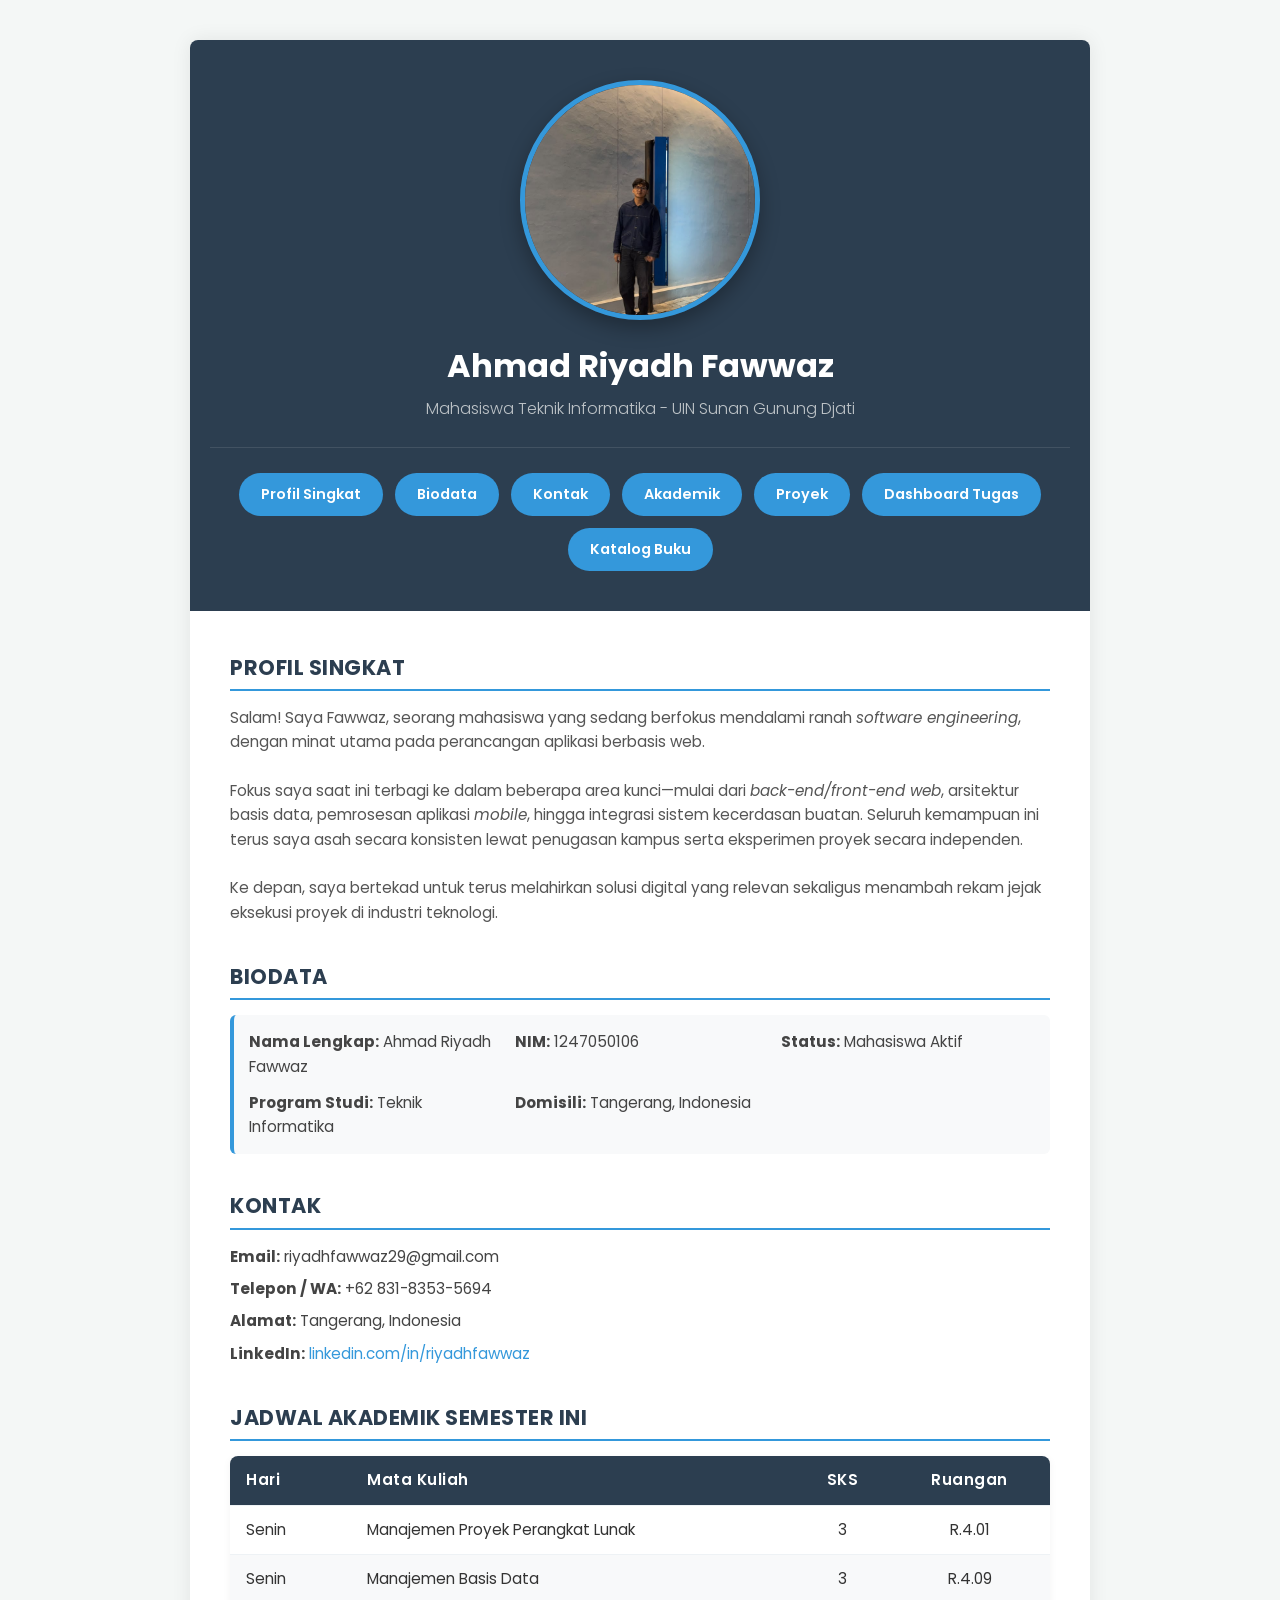
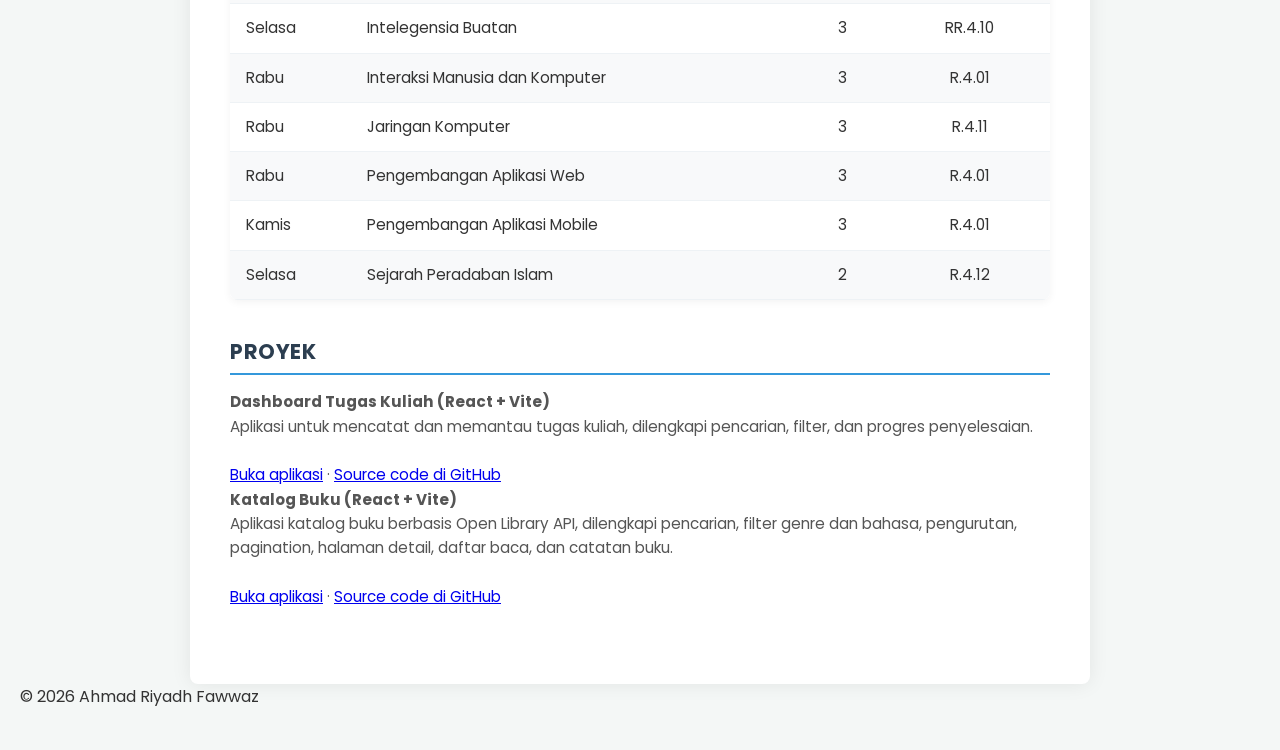
<file: index.html>
<!DOCTYPE html>
<html lang="id">
<head>
    <meta charset="UTF-8">
    <meta name="viewport" content="width=device-width, initial-scale=1.0">
    <title>Curriculum Vitae - Ahmad Riyadh Fawwaz</title>
    <link rel="stylesheet" href="style.css">
    <link href="https://fonts.googleapis.com/css2?family=Poppins:wght@300;400;600;700&display=swap" rel="stylesheet">
</head>
<body>

    <div class="cv-container">
        <header class="header">
            <div class="profile-img">
                <img src="img/img.jpeg" alt="Foto Profil">
            </div>
            <h1 class="name">Ahmad Riyadh Fawwaz</h1>
            <p class="tagline">Mahasiswa Teknik Informatika - UIN Sunan Gunung Djati</p>
            
            <nav class="nav-buttons">
                <a href="#profil" class="btn">Profil Singkat</a>
                <a href="#biodata" class="btn">Biodata</a>
                <a href="#kontak" class="btn">Kontak</a>
                <a href="#akademik" class="btn">Akademik</a>
                <a href="#proyek" class="btn">Proyek</a>
                <a href="/dashboard-tugas/" class="btn">Dashboard Tugas</a>
                <a href="/katalog-buku/" class="btn">Katalog Buku</a>
            </nav>
        </header>

        <main class="main-content">
            
            <section id="profil" class="section">
                <h2 class="section-title">Profil Singkat</h2>
                <p class="description">
                    Salam! Saya Fawwaz, seorang mahasiswa yang sedang berfokus mendalami ranah <i>software engineering</i>, dengan minat utama pada perancangan aplikasi berbasis web.
                    <br><br>
                    Fokus saya saat ini terbagi ke dalam beberapa area kunci—mulai dari <i>back-end/front-end web</i>, arsitektur basis data, pemrosesan aplikasi <i>mobile</i>, hingga integrasi sistem kecerdasan buatan. Seluruh kemampuan ini terus saya asah secara konsisten lewat penugasan kampus serta eksperimen proyek secara independen.
                    <br><br>
                    Ke depan, saya bertekad untuk terus melahirkan solusi digital yang relevan sekaligus menambah rekam jejak eksekusi proyek di industri teknologi.
                </p>
            </section>

            <section id="biodata" class="section">
                <h2 class="section-title">Biodata</h2>
                <div class="biodata-grid">
                    <div class="bio-item"><strong>Nama Lengkap:</strong> Ahmad Riyadh Fawwaz</div>
                    <div class="bio-item"><strong>NIM:</strong> 1247050106</div>
                    <div class="bio-item"><strong>Status:</strong> Mahasiswa Aktif</div>
                    <div class="bio-item"><strong>Program Studi:</strong> Teknik Informatika</div>
                    <div class="bio-item"><strong>Domisili:</strong> Tangerang, Indonesia</div>
                </div>
            </section>

            <section id="kontak" class="section">
                <h2 class="section-title">Kontak</h2>
                <div class="contact-list">
                    <p><strong>Email:</strong> riyadhfawwaz29@gmail.com</p>
                    <p><strong>Telepon / WA:</strong> +62 831-8353-5694</p>
                    <p><strong>Alamat:</strong> Tangerang, Indonesia</p>
                    <p><strong>LinkedIn:</strong> <a href="https://linkedin.com" target="_blank">linkedin.com/in/riyadhfawwaz</a></p>
                </div>
            </section>

            <section id="akademik" class="section">
                <h2 class="section-title">Jadwal Akademik Semester Ini</h2>
                <div class="table-responsive">
                    <table class="academic-table">
                        <thead>
                            <tr>
                                <th>Hari</th>
                                <th>Mata Kuliah</th>
                                <th>SKS</th>
                                <th>Ruangan</th>
                            </tr>
                        </thead>
                        <tbody>
                            <tr>
                                <td>Senin</td>
                                <td>Manajemen Proyek Perangkat Lunak</td>
                                <td>3</td>
                                <td>R.4.01</td>
                            </tr>
                            <tr>
                                <td>Senin</td>
                                <td>Manajemen Basis Data</td>
                                <td>3</td>
                                <td>R.4.09</td>
                            </tr>
                            <tr>
                                <td>Selasa</td>
                                <td>Intelegensia Buatan</td>
                                <td>3</td>
                                <td>RR.4.10</td>
                            </tr>
                            <tr>
                                <td>Rabu</td>
                                <td>Interaksi Manusia dan Komputer</td>
                                <td>3</td>
                                <td>R.4.01</td>
                            </tr>
                            <tr>
                                <td>Rabu</td>
                                <td>Jaringan Komputer</td>
                                <td>3</td>
                                <td>R.4.11</td>
                            </tr>
                            <tr>
                                <td>Rabu</td>
                                <td>Pengembangan Aplikasi Web</td>
                                <td>3</td>
                                <td>R.4.01</td>
                            </tr>
                            <tr>
                                <td>Kamis</td>
                                <td>Pengembangan Aplikasi Mobile</td>
                                <td>3</td>
                                <td>R.4.01</td>
                            </tr>
                            <tr>
                                <td>Selasa</td>
                                <td>Sejarah Peradaban Islam</td>
                                <td>2</td>
                                <td>R.4.12</td>
                            </tr>
                        </tbody>
                    </table>
                </div>
            </section>

            <section id="proyek" class="section">
                <h2 class="section-title">Proyek</h2>
                <p class="description">
                    <strong>Dashboard Tugas Kuliah (React + Vite)</strong><br>
                    Aplikasi untuk mencatat dan memantau tugas kuliah, dilengkapi pencarian, filter, dan progres penyelesaian.
                    <br><br>
                    <a href="/dashboard-tugas/">Buka aplikasi</a> ·
                    <a href="https://github.com/pawaschan/Dashboard-Tugas" target="_blank">Source code di GitHub</a>
                </p>
                <p class="description">
                    <strong>Katalog Buku (React + Vite)</strong><br>
                    Aplikasi katalog buku berbasis Open Library API, dilengkapi pencarian, filter genre dan bahasa, pengurutan, pagination, halaman detail, daftar baca, dan catatan buku.
                    <br><br>
                    <a href="/katalog-buku/">Buka aplikasi</a> ·
                    <a href="https://github.com/pawaschan/katalog-buku" target="_blank">Source code di GitHub</a>
                </p>
            </section>

        </main>
    </div>
    <footer>
        <p>&copy; 2026 Ahmad Riyadh Fawwaz</p>
    </footer>

</body>
</html>
</file>
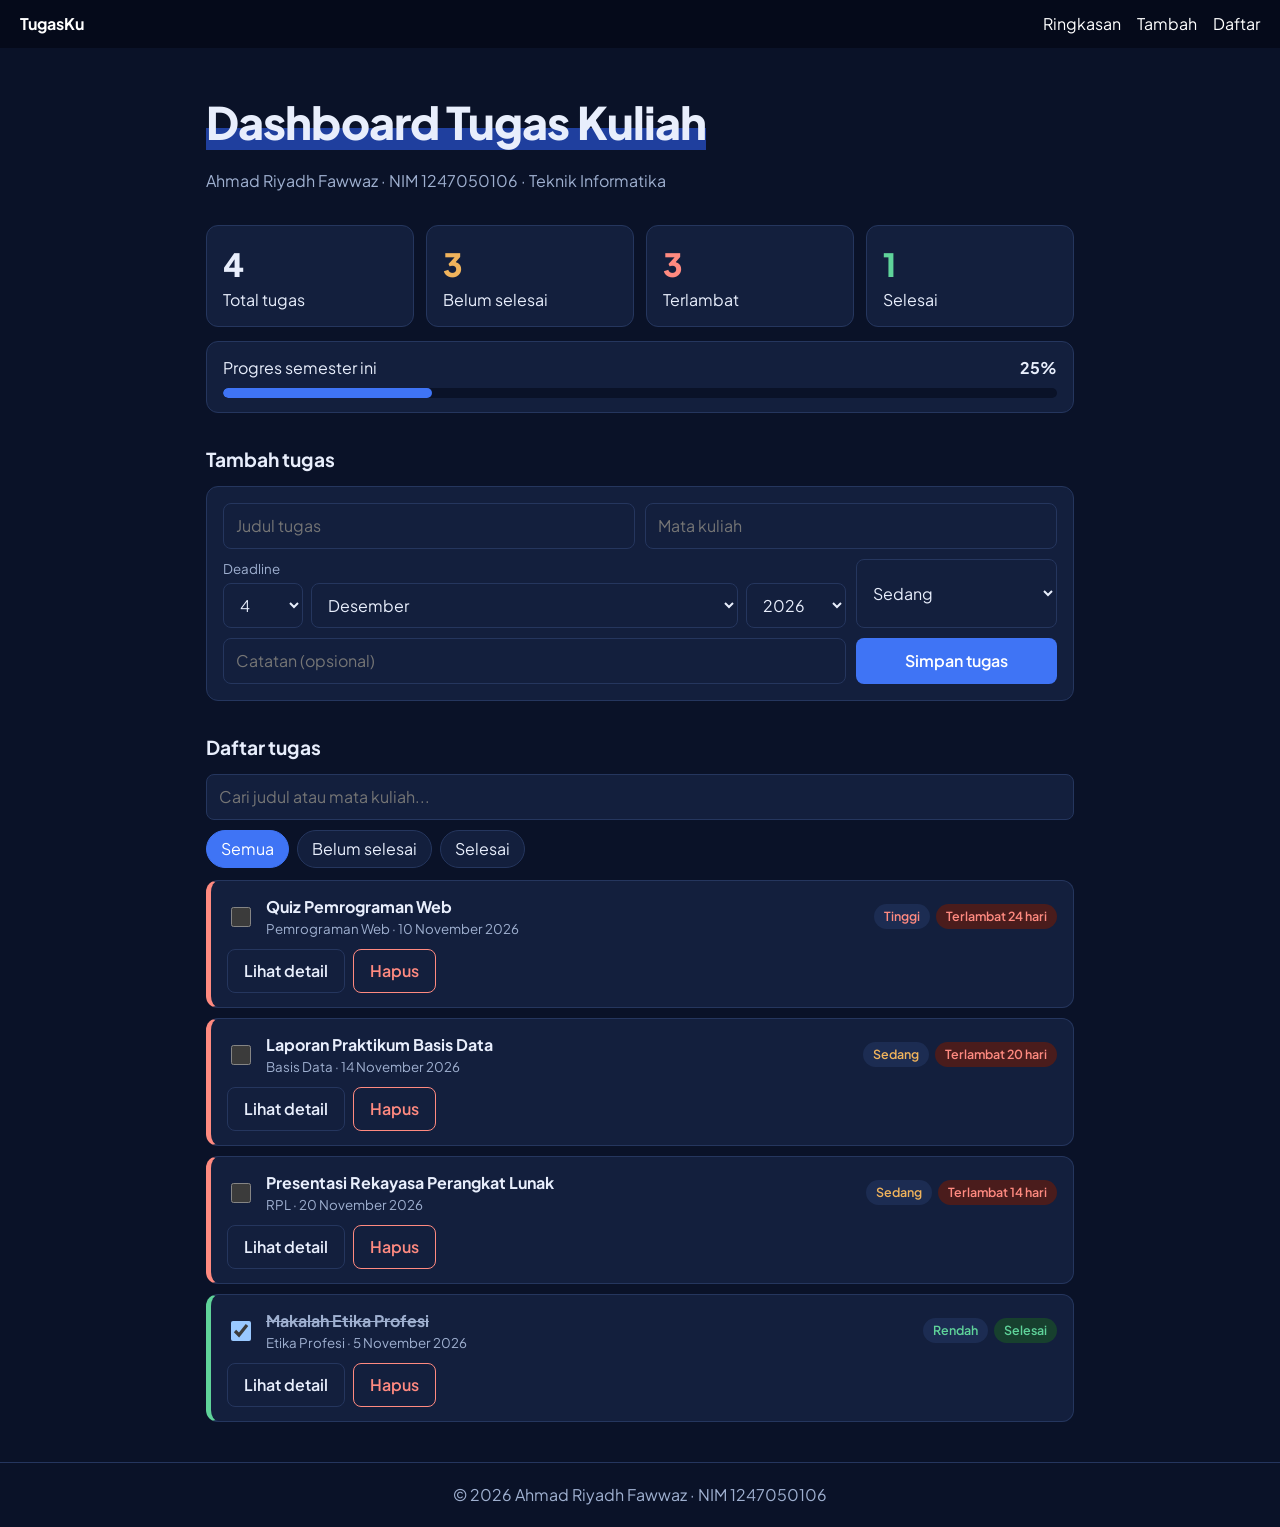
<file: dashboard-tugas/index.html>
<!doctype html>
<html lang="id">
  <head>
    <meta charset="UTF-8" />
    <meta name="viewport" content="width=device-width, initial-scale=1.0" />
    <title>Dashboard Tugas Kuliah</title>
    <link rel="preconnect" href="https://fonts.googleapis.com" />
    <link href="https://fonts.googleapis.com/css2?family=Plus+Jakarta+Sans:wght@400;600;800&display=swap" rel="stylesheet" />
    <script type="module" crossorigin src="/dashboard-tugas/assets/index-BNXVZjSY.js"></script>
    <link rel="stylesheet" crossorigin href="/dashboard-tugas/assets/index-BQTz0MkJ.css">
  </head>
  <body>
    <div id="root"></div>
  </body>
</html>
</file>
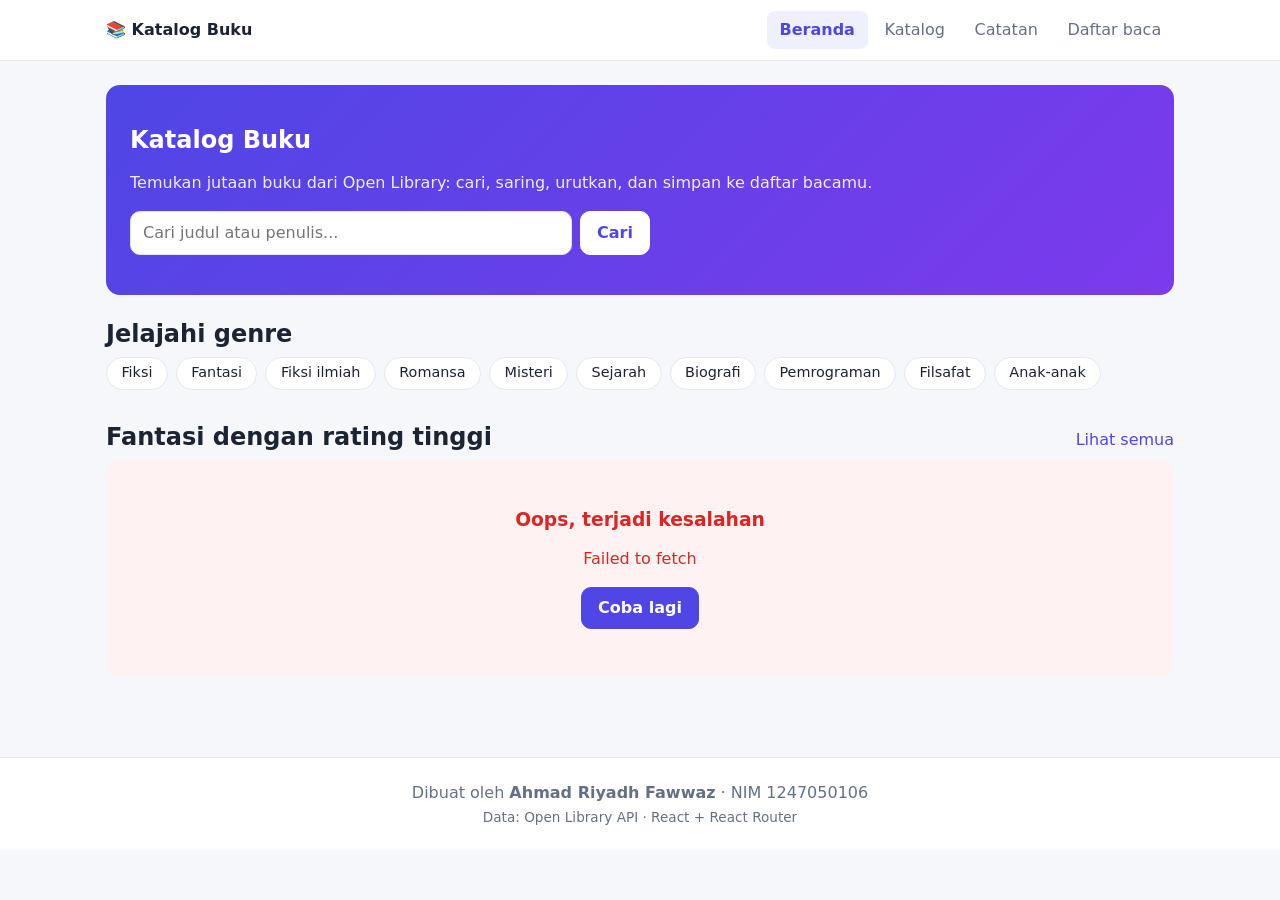
<file: katalog-buku/index.html>
<!doctype html>
<html lang="id">
  <head>
    <meta charset="UTF-8" />
    <meta name="viewport" content="width=device-width, initial-scale=1.0" />
    <title>Katalog Buku | Ahmad Riyadh Fawwaz</title>
    <script type="module" crossorigin src="./assets/index-DXUkLYbu.js"></script>
    <link rel="stylesheet" crossorigin href="./assets/index-DHW4Z1Tx.css">
  </head>
  <body>
    <div id="root"></div>
  </body>
</html>
</file>
<file: style.css>
* {
    margin: 0;
    padding: 0;
    box-sizing: border-box;
}

html {
    scroll-behavior: smooth;
}

body {
    font-family: 'Poppins', sans-serif;
    background-color: #f4f7f6;
    color: #333;
    line-height: 1.6;
    padding: 40px 20px;
}

.cv-container {
    max-width: 900px;
    margin: 0 auto;
    background-color: #ffffff;
    box-shadow: 0 0 20px rgba(0, 0, 0, 0.08);
    border-radius: 8px;
    overflow: hidden;
    display: flex;
    flex-direction: column;
}

.header {
    background-color: #2c3e50;
    color: #ffffff;
    padding: 40px 20px;
    text-align: center;
}

.profile-img {
    display: flex;
    justify-content: center;
    margin-bottom: 20px;
}

.profile-img img {
    width: 240px;
    height: 240px;
    border-radius: 50%;
    object-fit: cover;
    border: 5px solid #3498db;
    box-shadow: 0 8px 20px rgba(0, 0, 0, 0.3);
}

.name {
    font-size: 2rem;
    font-weight: 700;
    margin-bottom: 5px;
}

.tagline {
    font-size: 1rem;
    color: #bdc3c7;
    margin-bottom: 25px;
    font-weight: 300;
}

.nav-buttons {
    display: flex;
    flex-wrap: wrap;
    justify-content: center;
    gap: 12px;
    border-top: 1px solid rgba(255, 255, 255, 0.1);
    padding-top: 25px;
}

.btn {
    display: inline-block;
    padding: 10px 22px;
    background-color: #3498db;
    color: #ffffff;
    text-decoration: none;
    font-size: 0.9rem;
    font-weight: 600;
    border-radius: 25px;
    transition: background-color 0.3s ease, transform 0.2s ease;
}

.btn:hover {
    background-color: #2980b9;
    transform: translateY(-2px);
}

.main-content {
    padding: 40px;
}

.section {
    margin-bottom: 35px;
    scroll-margin-top: 20px;
}

.section-title {
    font-size: 1.3rem;
    color: #2c3e50;
    border-bottom: 2px solid #3498db;
    padding-bottom: 5px;
    margin-bottom: 15px;
    text-transform: uppercase;
    letter-spacing: 0.5px;
}

.description {
    color: #555;
    font-size: 0.95rem;
}

.biodata-grid {
    display: grid;
    grid-template-columns: repeat(auto-fit, minmax(250px, 1fr));
    gap: 12px;
    background-color: #f8f9fa;
    padding: 15px;
    border-radius: 6px;
    border-left: 4px solid #3498db;
}

.bio-item {
    font-size: 0.95rem;
    color: #444;
}

.contact-list p {
    font-size: 0.95rem;
    margin-bottom: 8px;
    color: #444;
}

.contact-list a {
    color: #3498db;
    text-decoration: none;
}

.contact-list a:hover {
    text-decoration: underline;
}

.table-responsive {
    overflow-x: auto;
    border-radius: 8px;
    box-shadow: 0 2px 8px rgba(0, 0, 0, 0.05);
}

.academic-table {
    width: 100%;
    border-collapse: collapse;
    background-color: #ffffff;
    text-align: left;
    font-size: 0.95rem;
}

.academic-table thead {
    background-color: #2c3e50;
    color: #ffffff;
}

.academic-table th, 
.academic-table td {
    padding: 12px 16px;
    border-bottom: 1px solid #eef2f5;
}

.academic-table th {
    font-weight: 600;
    letter-spacing: 0.5px;
}

.academic-table tbody tr:nth-child(even) {
    background-color: #f8f9fa;
}

.academic-table tbody tr:hover {
    background-color: #eef7fc;
}

.academic-table td:nth-child(3),
.academic-table td:nth-child(4) {
    text-align: center;
}

.academic-table th:nth-child(3),
.academic-table th:nth-child(4) {
    text-align: center;
}

@media (max-width: 600px) {
    body {
        padding: 10px;
    }
    
    .header, .main-content {
        padding: 20px;
    }

    .profile-img img {
        width: 180px;
        height: 180px;
    }

    .nav-buttons {
        flex-direction: column;
    }

    .btn {
        width: 100%;
        text-align: center;
    }

    .academic-table th, 
    .academic-table td {
        padding: 10px 8px;
        font-size: 0.85rem;
    }
}
</file>
<file: dashboard-tugas/assets/index-BQTz0MkJ.css>
:root{--ink:#e8eefc;--muted:#9fb0d0;--bg:#0a1228;--card:#131f3d;--line:#25365e;--blue:#3f74f5;--ok:#5fd39a;--warn:#f0b35c;--danger:#ff8a80;--hl:#ffe27a;color-scheme:dark}*{box-sizing:border-box}body{margin:0;font-family:Plus Jakarta Sans,system-ui,sans-serif;background:var(--bg);color:var(--ink);line-height:1.5}main{max-width:900px;margin:0 auto;padding:0 16px 40px}h1{font-size:clamp(1.8rem,5vw,2.8rem);font-weight:800;margin:0 0 6px;letter-spacing:-.02em}h2{font-size:1.2rem;margin:32px 0 12px}.navbar{position:sticky;top:0;z-index:5;display:flex;justify-content:space-between;align-items:center;gap:12px;padding:12px 20px;background:#050a1a;color:#fff}.navbar ul{display:flex;gap:16px;list-style:none;margin:0;padding:0}.navbar a{color:#fff;text-decoration:none}.navbar a:hover{text-decoration:underline}.hero{padding:40px 0 16px}.hero h1{display:inline;background:linear-gradient(transparent 62%,#1f3f9e 62%)}.hero p{margin:14px 0 0;color:var(--muted)}.stats{display:grid;grid-template-columns:repeat(auto-fit,minmax(140px,1fr));gap:12px;margin-top:16px}.stat{background:var(--card);border:1px solid var(--line);border-radius:12px;padding:14px 16px;display:flex;flex-direction:column}.stat-nilai{font-size:2rem;font-weight:800}.stat-ok .stat-nilai{color:var(--ok)}.stat-warn .stat-nilai{color:var(--warn)}.stat-bad .stat-nilai{color:var(--danger)}.progress{margin-top:14px;background:var(--card);border:1px solid var(--line);border-radius:12px;padding:14px 16px}.progress-info{display:flex;justify-content:space-between;margin-bottom:8px}.progress-track{height:10px;background:var(--bg);border-radius:999px;overflow:hidden}.progress-isi{height:100%;background:var(--blue);border-radius:999px;transition:width .3s}.form{display:grid;grid-template-columns:1fr 1fr 1fr 1fr;gap:10px;background:var(--card);border:1px solid var(--line);border-radius:12px;padding:16px}.dua{grid-column:span 2}.tiga{grid-column:span 3}.label{display:block;color:var(--muted);margin-bottom:4px}.tanggal{display:grid;grid-template-columns:80px 1fr 100px;gap:8px}.form .error{grid-column:1/-1}input,select{font:inherit;padding:10px 12px;border:1px solid var(--line);border-radius:8px;background:var(--card);color:var(--ink);width:100%}input:focus-visible,select:focus-visible,button:focus-visible{outline:3px solid var(--blue);outline-offset:1px}.error{color:var(--danger);margin:0;font-size:.9rem}.btn{font:inherit;font-weight:600;padding:9px 16px;border-radius:8px;border:1px solid transparent;cursor:pointer}.btn-primary{background:var(--blue);color:#fff}.btn-ghost{background:transparent;border-color:var(--line);color:var(--ink)}.btn-danger{background:transparent;border-color:var(--danger);color:var(--danger)}.btn:hover{filter:brightness(1.12)}.filter{display:flex;flex-direction:column;gap:10px;margin-bottom:12px}.chips{display:flex;flex-wrap:wrap;gap:8px}.chip{font:inherit;color:var(--ink);padding:6px 14px;border-radius:999px;border:1px solid var(--line);background:var(--card);cursor:pointer}.chip.aktif{background:var(--blue);color:#fff;border-color:var(--blue)}.list{list-style:none;margin:0;padding:0;display:grid;gap:10px}.item{background:var(--card);border:1px solid var(--line);border-left:5px solid var(--blue);border-radius:12px;padding:14px 16px}.item.mepet{border-left-color:var(--warn)}.item.telat{border-left-color:var(--danger)}.item.selesai{border-left-color:var(--ok)}.item.selesai strong{text-decoration:line-through;color:var(--muted)}.item-atas{display:flex;align-items:center;gap:12px;flex-wrap:wrap}.item-atas input{width:20px;height:20px}.item-info{flex:1;min-width:180px;display:flex;flex-direction:column}.item-info small{color:var(--muted)}.item-badge{display:flex;gap:6px;flex-wrap:wrap}.badge{font-size:.78rem;font-weight:600;padding:3px 10px;border-radius:999px;background:#1c2c52;color:var(--ink)}.badge.selesai{background:#17402e;color:var(--ok)}.badge.mepet{background:#4a3410;color:var(--warn)}.badge.telat{background:#4a1c1c;color:var(--danger)}.prio-Tinggi{color:var(--danger)}.prio-Sedang{color:var(--warn)}.prio-Rendah{color:var(--ok)}.item-aksi{display:flex;gap:8px;margin-top:10px;flex-wrap:wrap}.catatan{margin:10px 0 0;padding:10px 12px;background:var(--bg);border-radius:8px}.kosong{background:var(--card);border:1px dashed var(--line);border-radius:12px;padding:20px;color:var(--muted)}.footer{text-align:center;padding:20px;color:var(--muted);border-top:1px solid var(--line)}@media (max-width:640px){.form{grid-template-columns:1fr 1fr}.dua,.tiga{grid-column:1/-1}}
</file>
<file: katalog-buku/assets/index-DHW4Z1Tx.css>
:root{--bg: #f6f7fb;--surface: #fff;--text: #1c2333;--muted: #667085;--primary: #4f46e5;--primary-dark: #4338ca;--border: #e4e7ec;--danger: #dc2626;--radius: 14px}*{box-sizing:border-box}body{margin:0;font-family:system-ui,-apple-system,Segoe UI,Roboto,sans-serif;background:var(--bg);color:var(--text);line-height:1.5}a{color:var(--primary);text-decoration:none}a:hover{text-decoration:underline}h1,h2,h3{line-height:1.25;margin:0 0 .5rem}.container{max-width:1100px;margin:0 auto;padding:0 1rem}.main{padding-top:1.5rem;padding-bottom:3rem;min-height:70vh}.muted{color:var(--muted);margin:.15rem 0}.small{font-size:.85rem}.row{display:flex;gap:.6rem;flex-wrap:wrap;margin-top:.75rem}.sr-only{position:absolute;width:1px;height:1px;overflow:hidden;clip:rect(0 0 0 0)}.navbar{background:var(--surface);border-bottom:1px solid var(--border);position:sticky;top:0;z-index:10}.nav-inner{display:flex;align-items:center;justify-content:space-between;height:60px}.brand{font-weight:700;color:var(--text)}.nav-links{display:flex;gap:.25rem}.nav-links a{padding:.45rem .8rem;border-radius:8px;color:var(--muted)}.nav-links a:hover{text-decoration:none;background:var(--bg)}.nav-links a.active{color:var(--primary);background:#eef0ff;font-weight:600}.count{margin-left:.35rem;background:var(--primary);color:#fff;border-radius:99px;padding:0 .45rem;font-size:.75rem}.menu-btn{display:none;background:none;border:0;font-size:1.4rem;cursor:pointer}@media (max-width: 680px){.menu-btn{display:block}.nav-links{display:none;position:absolute;top:60px;left:0;right:0;background:var(--surface);flex-direction:column;padding:.5rem 1rem 1rem;border-bottom:1px solid var(--border)}.nav-links.open{display:flex}}.btn{display:inline-block;background:var(--primary);color:#fff;border:1px solid var(--primary);padding:.5rem 1rem;border-radius:10px;cursor:pointer;font:inherit;font-weight:600}.btn:hover{background:var(--primary-dark);text-decoration:none}.btn:disabled{opacity:.45;cursor:not-allowed}.btn-outline{background:transparent;color:var(--primary)}.btn-outline:hover{background:#eef0ff}.btn-danger{background:var(--danger);border-color:var(--danger)}.btn-danger:hover{background:#b91c1c}.input{width:100%;padding:.55rem .75rem;border:1px solid var(--border);border-radius:10px;font:inherit;background:var(--surface);color:var(--text)}.input:focus{outline:2px solid #c7d2fe;border-color:var(--primary)}.hero{background:linear-gradient(135deg,#4f46e5,#7c3aed);color:#fff;padding:2.5rem 1.5rem;border-radius:var(--radius);margin-bottom:1.5rem}.hero p{opacity:.9}.hero .btn{background:#fff;color:var(--primary);border-color:#fff}.hero .btn-outline{background:transparent;color:#fff}.stats{display:grid;grid-template-columns:repeat(auto-fit,minmax(150px,1fr));gap:1rem;margin-bottom:2rem}.stat{background:var(--surface);border:1px solid var(--border);border-radius:var(--radius);padding:1rem;display:flex;flex-direction:column}.stat-value{font-size:1.9rem;font-weight:700;color:var(--primary)}section{margin-bottom:2rem}.bars{list-style:none;padding:0;margin:0;display:grid;gap:.5rem}.bars a{display:grid;grid-template-columns:170px 1fr 30px;align-items:center;gap:.75rem;color:var(--text)}.bar{height:10px;background:var(--primary);border-radius:99px}.toolbar{display:grid;grid-template-columns:2fr 1.4fr 1fr 1fr auto;gap:.6rem;margin-bottom:1rem}@media (max-width: 900px){.toolbar{grid-template-columns:1fr 1fr}.toolbar>:first-child{grid-column:1 / -1}}.grid{display:grid;grid-template-columns:repeat(auto-fill,minmax(210px,1fr));gap:1rem;margin-top:.75rem}.card{position:relative;background:var(--surface);border:1px solid var(--border);border-radius:var(--radius);padding:1.25rem 1rem;text-align:center;display:flex;flex-direction:column;align-items:center;gap:.1rem;transition:box-shadow .15s,transform .15s}.card:hover{box-shadow:0 8px 24px #10182814;transform:translateY(-2px)}.card h3{font-size:1.05rem;margin-top:.6rem}.card .btn{margin-top:.7rem}.avatar{border-radius:50%;object-fit:cover;background:#e0e7ff}.avatar-fallback{display:grid;place-items:center;font-weight:700;color:var(--primary);font-size:1.4rem}.fav{position:absolute;top:.5rem;right:.6rem;background:none;border:0;font-size:1.4rem;cursor:pointer;color:var(--muted)}.fav.active{color:#f59e0b}.badge{background:#dcfce7;color:#166534;padding:.1rem .55rem;border-radius:99px;font-size:.75rem;margin-top:.3rem}.pagination{display:flex;justify-content:center;gap:.4rem;flex-wrap:wrap;margin-top:1.5rem}.state{text-align:center;padding:3rem 1rem;color:var(--muted)}.state-error{color:var(--danger);background:#fef2f2;border-radius:var(--radius)}.spinner{width:36px;height:36px;margin:0 auto 1rem;border:4px solid #e0e7ff;border-top-color:var(--primary);border-radius:50%;animation:spin .8s linear infinite}@keyframes spin{to{transform:rotate(360deg)}}.detail{background:var(--surface);border:1px solid var(--border);border-radius:var(--radius);padding:1.5rem}.detail-head{display:flex;gap:1.5rem;align-items:center;margin:1.25rem 0;flex-wrap:wrap}.info{display:grid;grid-template-columns:repeat(auto-fit,minmax(240px,1fr));gap:.75rem 1.5rem;margin:0}.info div{border-bottom:1px solid var(--border);padding-bottom:.5rem}.info dt{font-size:.8rem;color:var(--muted)}.info dd{margin:0;font-weight:600;word-break:break-word}.form-page{max-width:520px}.form-page form{background:var(--surface);border:1px solid var(--border);border-radius:var(--radius);padding:1.25rem;margin-top:1rem}.field{margin-bottom:1rem}.field label{display:block;font-weight:600;margin-bottom:.3rem;font-size:.9rem}.field.invalid .input{border-color:var(--danger)}.error-text{color:var(--danger);font-size:.82rem;margin:.3rem 0 0}.footer{border-top:1px solid var(--border);background:var(--surface);text-align:center;padding:1.25rem 0;color:var(--muted)}.footer p{margin:.15rem 0}.grid{grid-template-columns:repeat(auto-fill,minmax(170px,1fr))}.book-card{text-align:center}.cover-link{display:block;width:100%}.cover{width:100%;aspect-ratio:2 / 3;object-fit:cover;border-radius:8px;background:#eef0ff;display:block}.cover-fallback{display:grid;place-items:center;padding:.75rem;text-align:center;font-weight:600;color:var(--primary);font-size:.9rem;background:linear-gradient(160deg,#eef0ff,#e0e7ff)}.cover-lg{width:200px;max-width:45vw;flex-shrink:0}.clamp{display:-webkit-box;-webkit-line-clamp:2;-webkit-box-orient:vertical;overflow:hidden;margin:.2rem 0}.rating{color:#b45309;font-weight:600}.hero-form{display:flex;gap:.5rem;margin-top:1rem;max-width:520px}.hero-form .btn{background:#fff;color:var(--primary)}.chips{display:flex;flex-wrap:wrap;gap:.5rem}.chip{background:var(--surface);border:1px solid var(--border);border-radius:99px;padding:.3rem .9rem;font-size:.9rem;color:var(--text)}a.chip:hover{background:#eef0ff;text-decoration:none;border-color:var(--primary)}.chip-static{font-size:.8rem;color:var(--muted)}.panel-head{display:flex;justify-content:space-between;align-items:baseline;gap:1rem}.description{white-space:pre-line;max-width:70ch}.two-col{display:grid;grid-template-columns:1fr 1fr;gap:1.5rem}.notes-layout{align-items:start;margin-top:1rem}@media (max-width: 800px){.two-col{grid-template-columns:1fr}}.form-card{background:var(--surface);border:1px solid var(--border);border-radius:var(--radius);padding:1.25rem}.notes{list-style:none;padding:0;margin:0;display:grid;gap:.75rem}.note{background:var(--surface);border:1px solid var(--border);border-radius:var(--radius);padding:1rem}.note p{margin:.3rem 0}.btn-sm{padding:.25rem .7rem;font-size:.85rem}textarea.input{resize:vertical}.toolbar{grid-template-columns:2fr 1.2fr 1.2fr 1.2fr auto}@media (max-width: 900px){.toolbar{grid-template-columns:1fr 1fr}}
</file>
